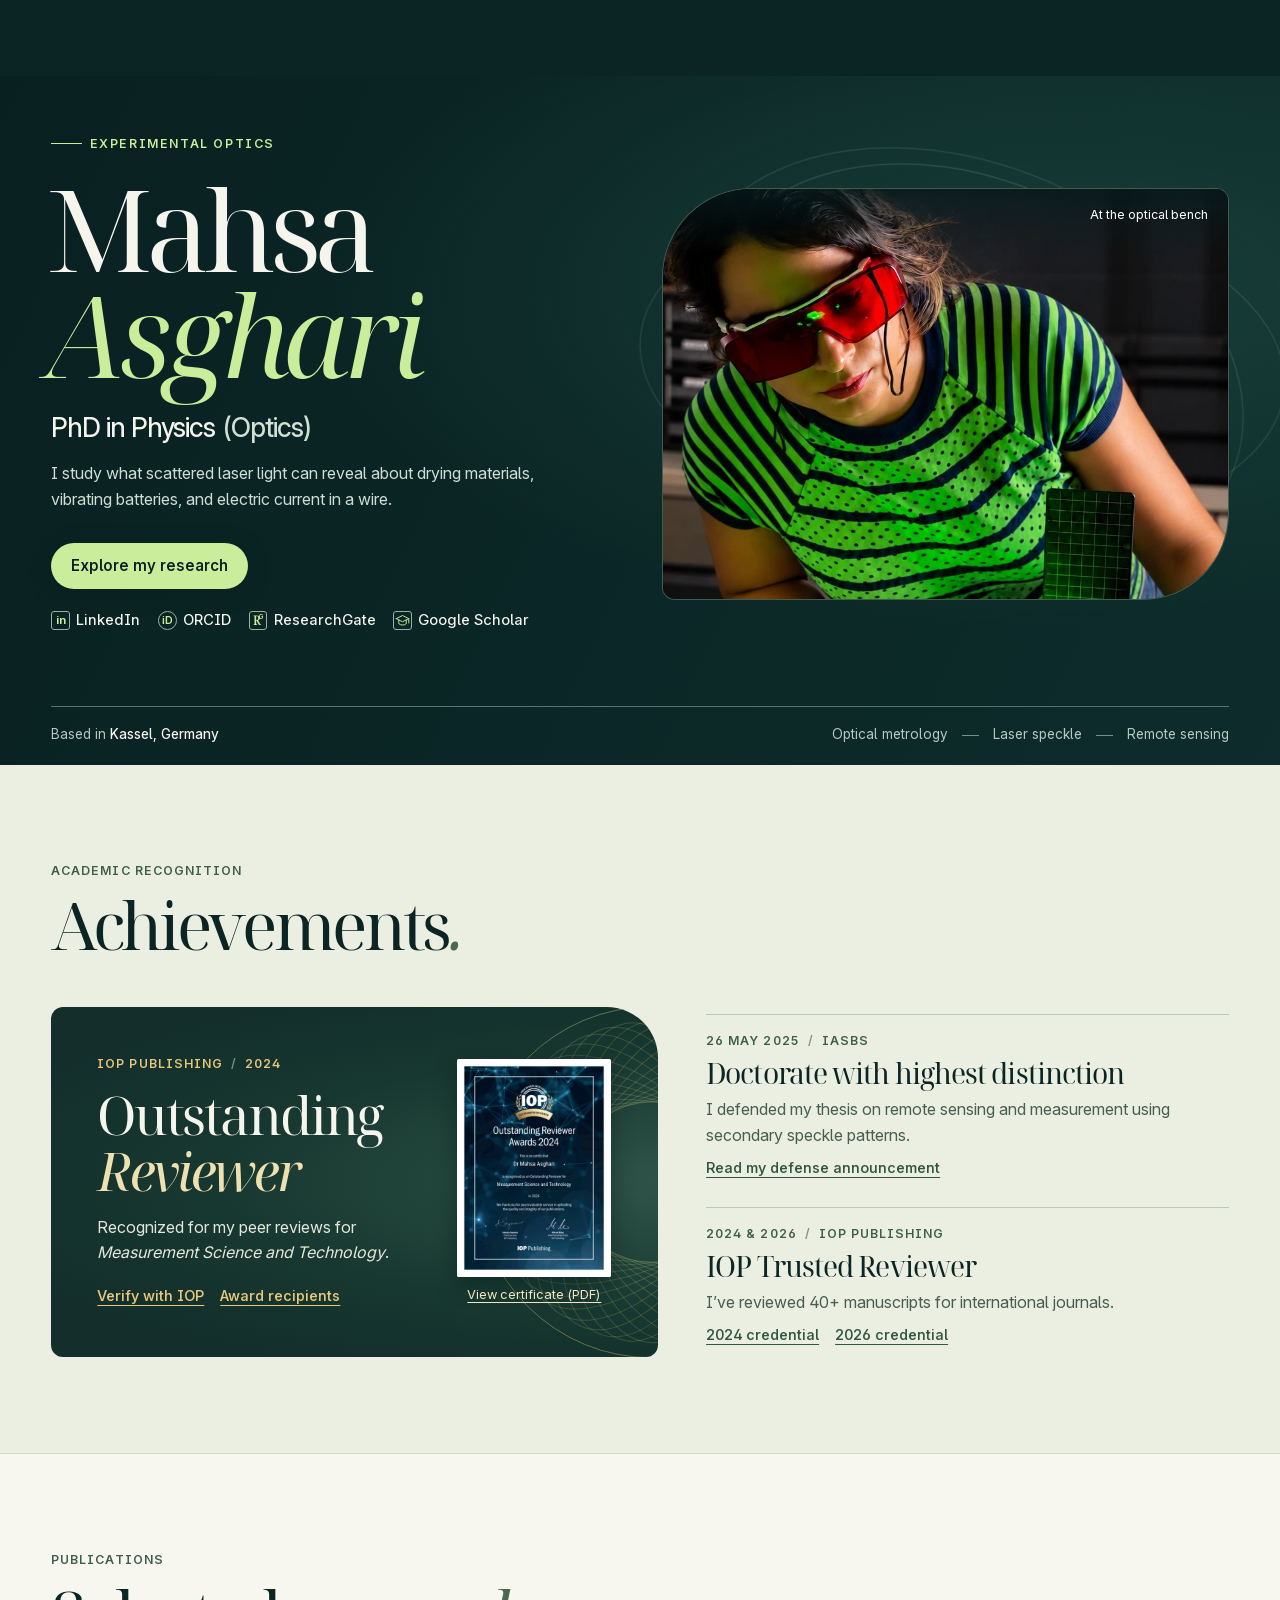
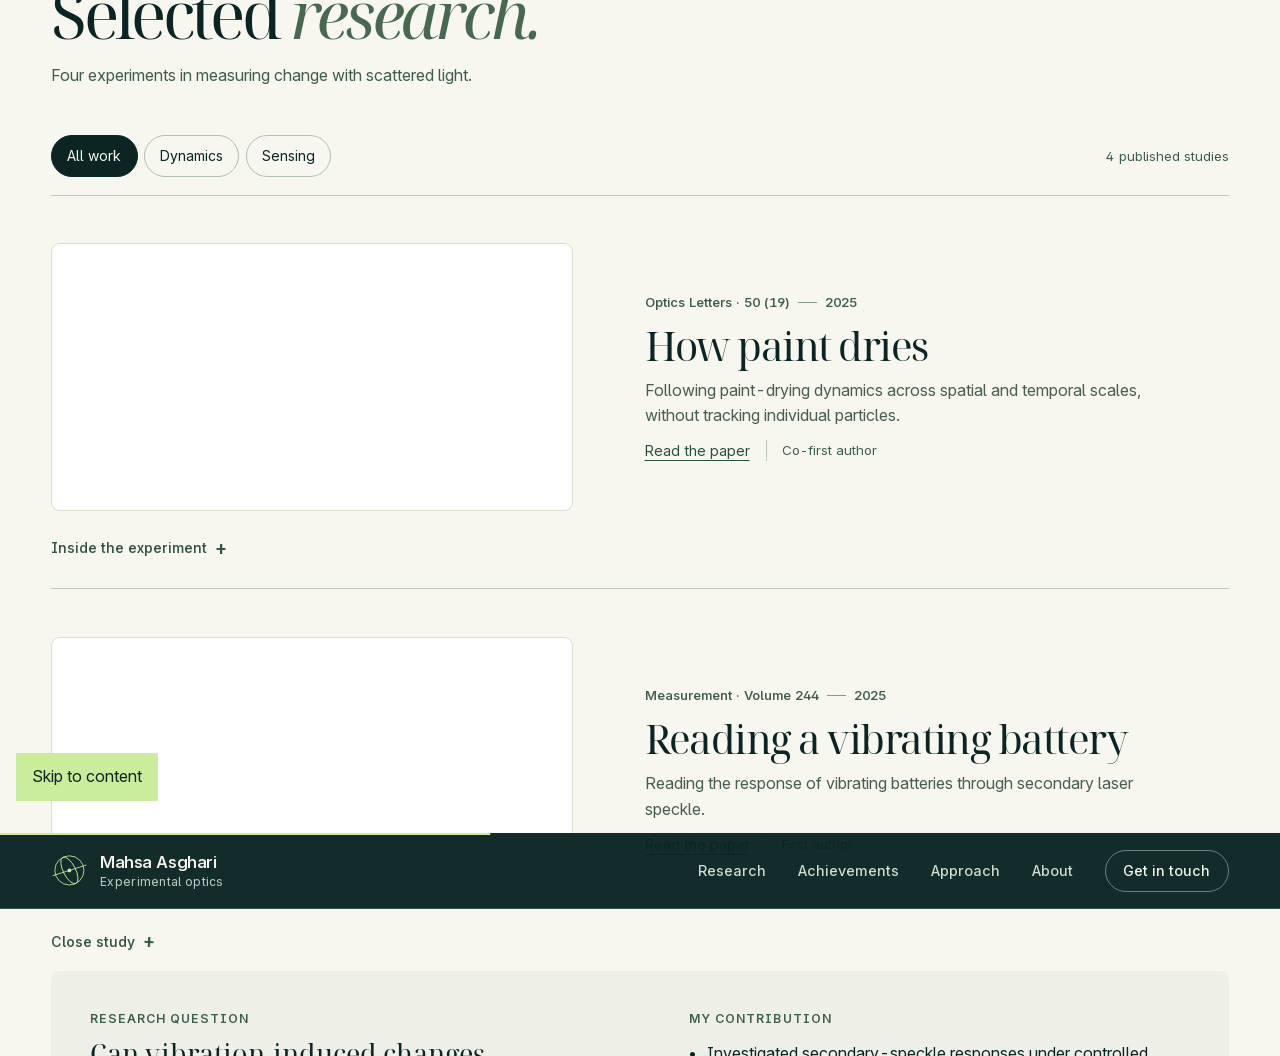
<file: projects/battery-speckle-sensing.html>
<!doctype html><html lang="en"><meta charset="utf-8"><meta name="viewport" content="width=device-width,initial-scale=1"><meta http-equiv="refresh" content="0;url=../index.html#study-battery-speckle-sensing"><link rel="canonical" href="https://mahsaasghari.github.io/#study-battery-speckle-sensing"><title>Remote Battery Evaluation by Secondary Speckle Patterns | Mahsa Asghari</title><a href="../index.html#study-battery-speckle-sensing">Open this published study</a></html>
</file>
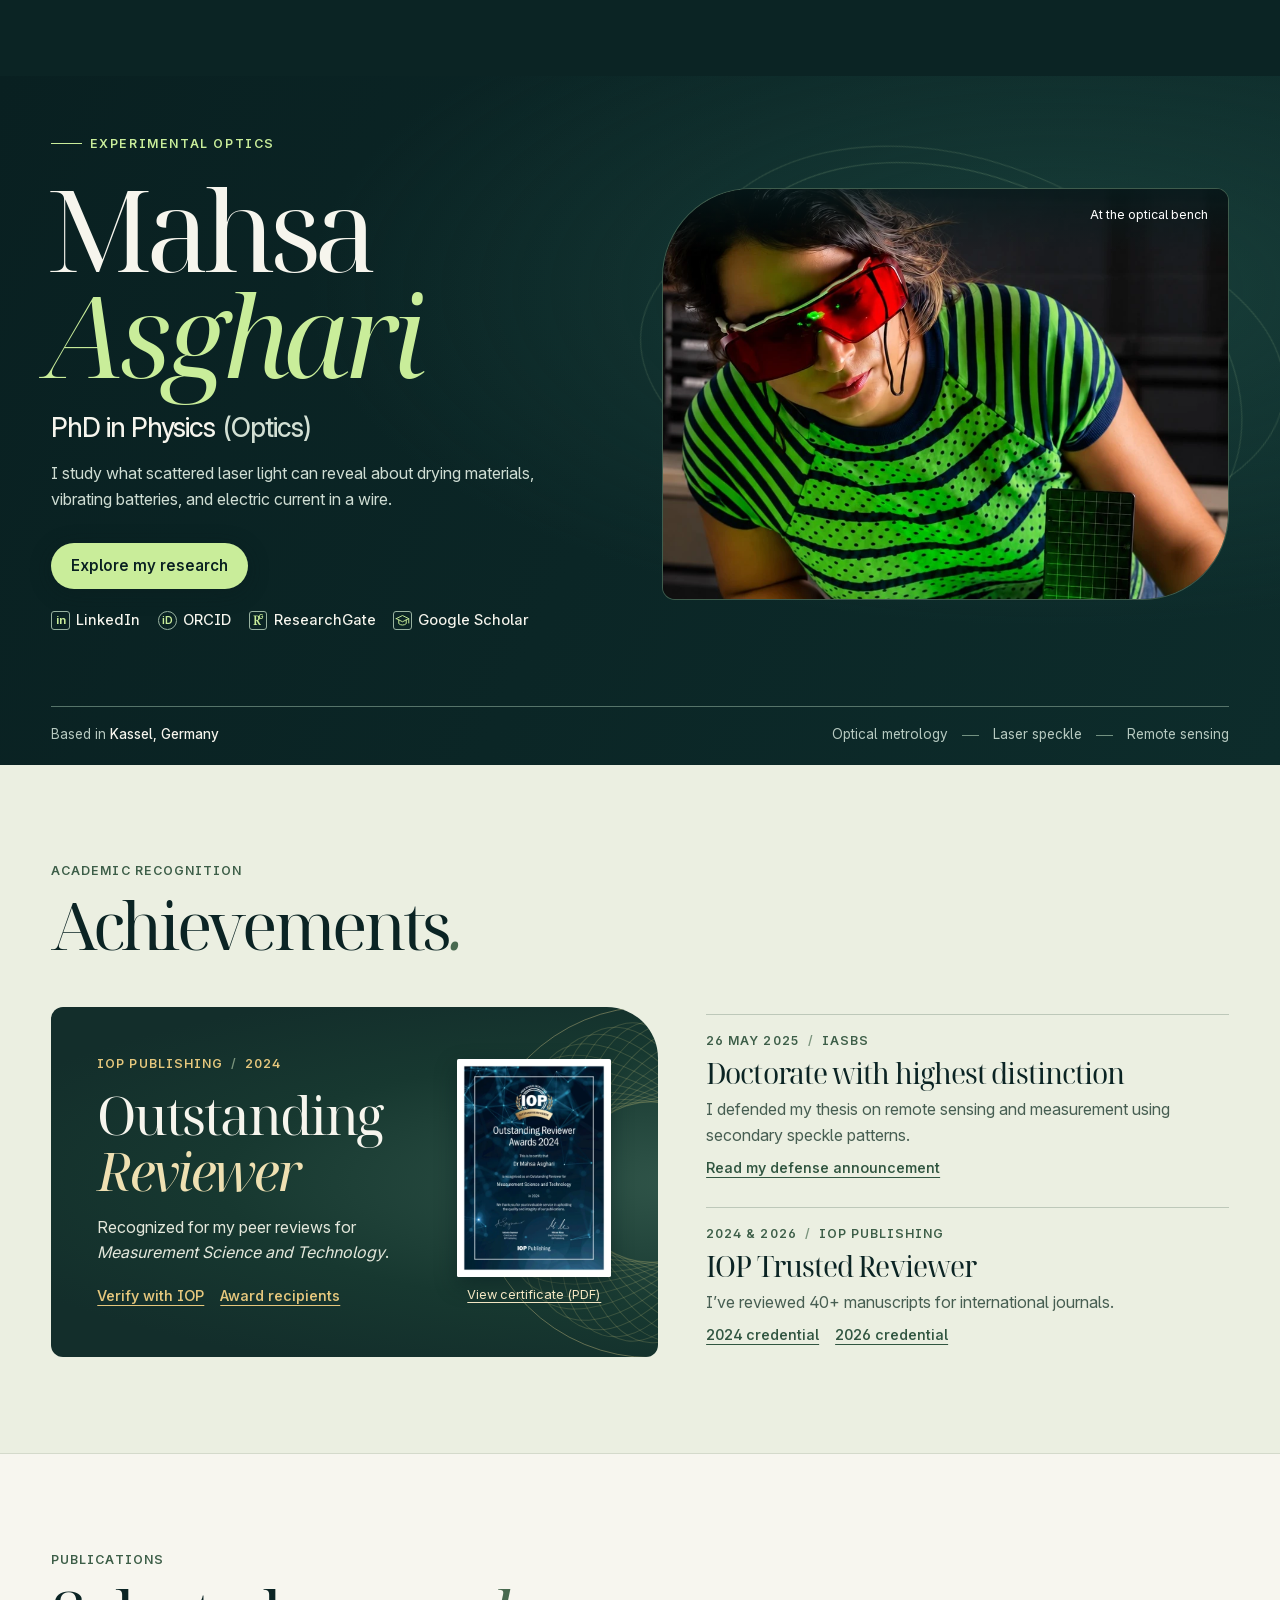
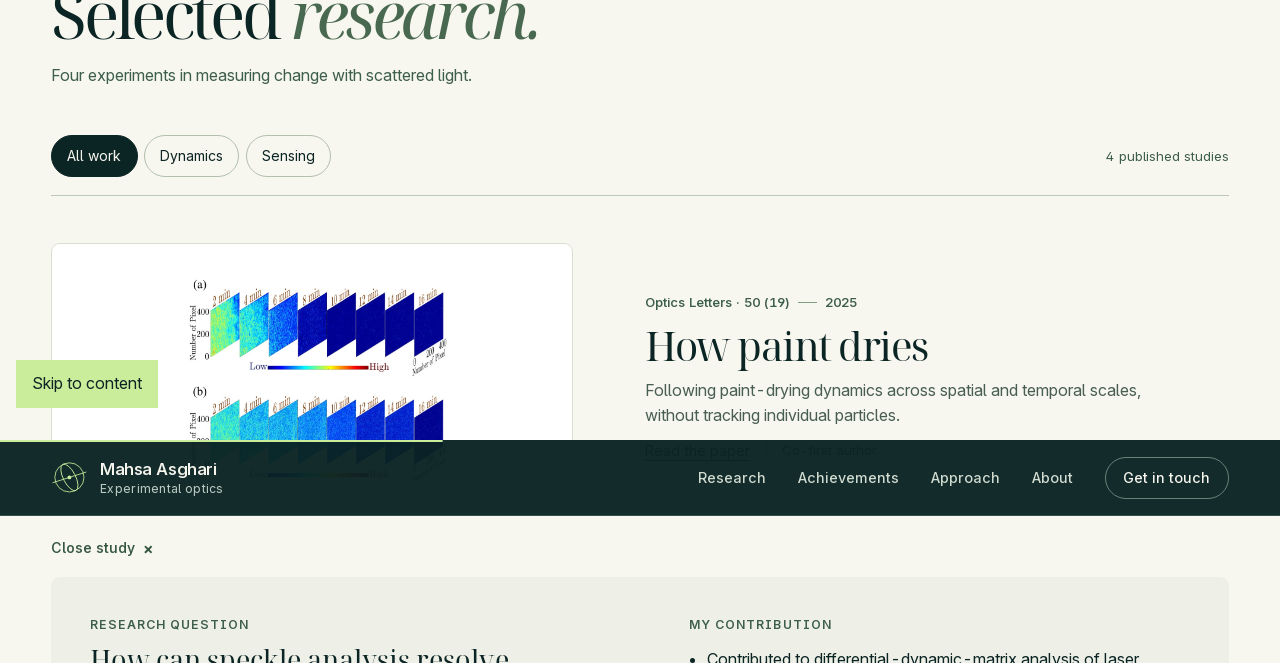
<file: projects/differential-dynamic-matrix.html>
<!doctype html><html lang="en"><meta charset="utf-8"><meta name="viewport" content="width=device-width,initial-scale=1"><meta http-equiv="refresh" content="0;url=../index.html#study-differential-dynamic-matrix"><link rel="canonical" href="https://mahsaasghari.github.io/#study-differential-dynamic-matrix"><title>Speckle Pattern Analysis Using Differential Dynamic Matrix | Mahsa Asghari</title><a href="../index.html#study-differential-dynamic-matrix">Open this published study</a></html>
</file>
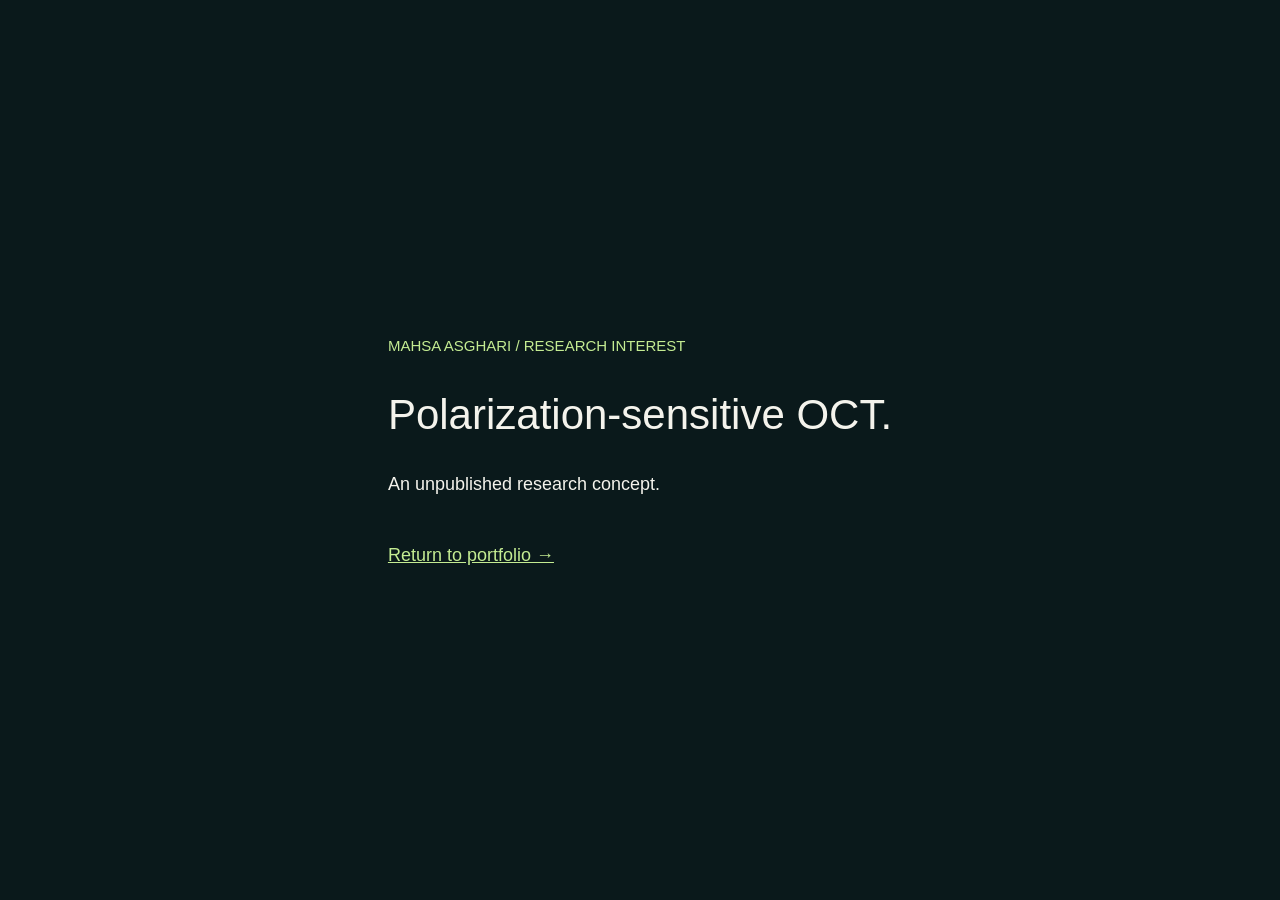
<file: projects/polarization-sensitive-oct.html>
<!doctype html><html lang="en"><meta charset="utf-8"><meta name="viewport" content="width=device-width,initial-scale=1"><meta name="robots" content="noindex"><title>Research interest | Mahsa Asghari</title><style>body{margin:0;background:#0a191b;color:#f4f3ec;font:18px/1.8 Arial,sans-serif;min-height:100vh;display:grid;place-items:center}main{max-width:620px;padding:30px}small,a{color:#c4ec92}h1{font-weight:400;font-size:42px;line-height:1.2}a{display:inline-block;margin-top:20px}</style><main><small>MAHSA ASGHARI / RESEARCH INTEREST</small><h1>Polarization-sensitive OCT.</h1><p>An unpublished research concept.</p><a href="../index.html#about">Return to portfolio →</a></main></html>
</file>
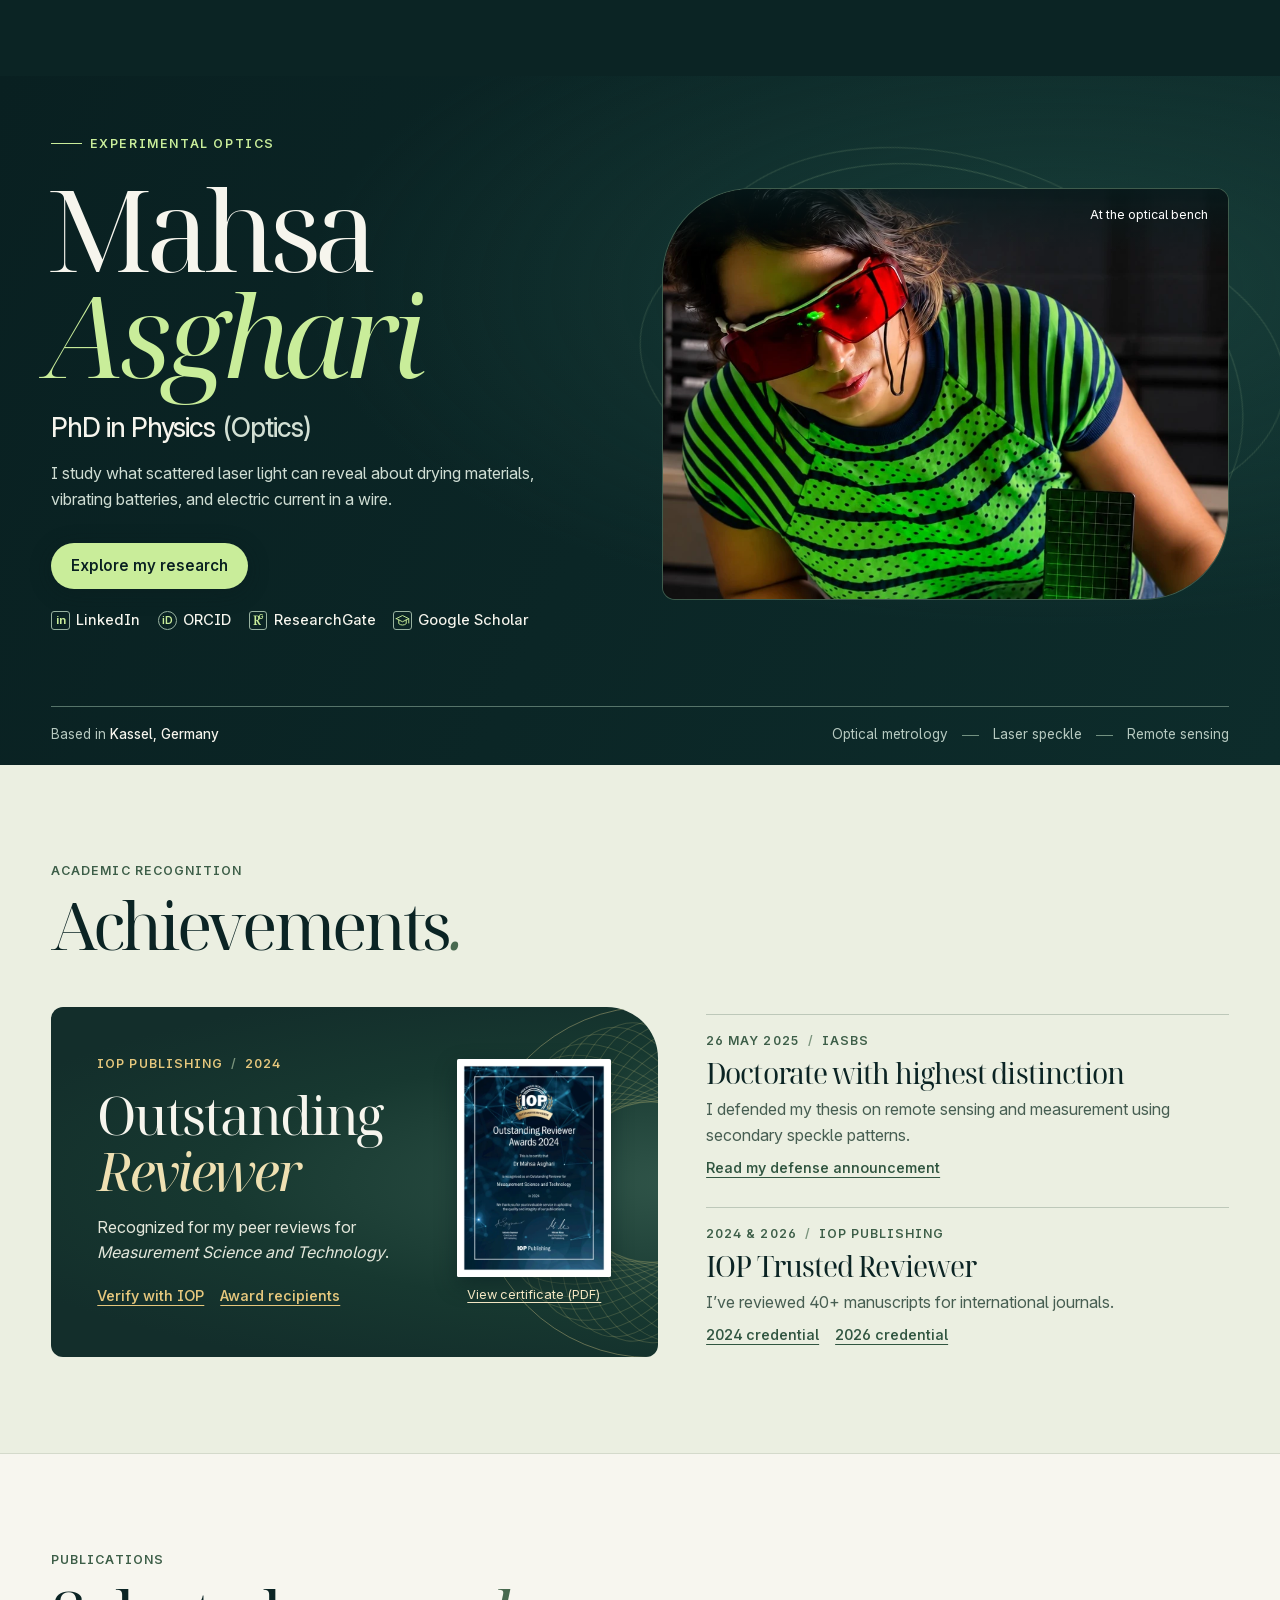
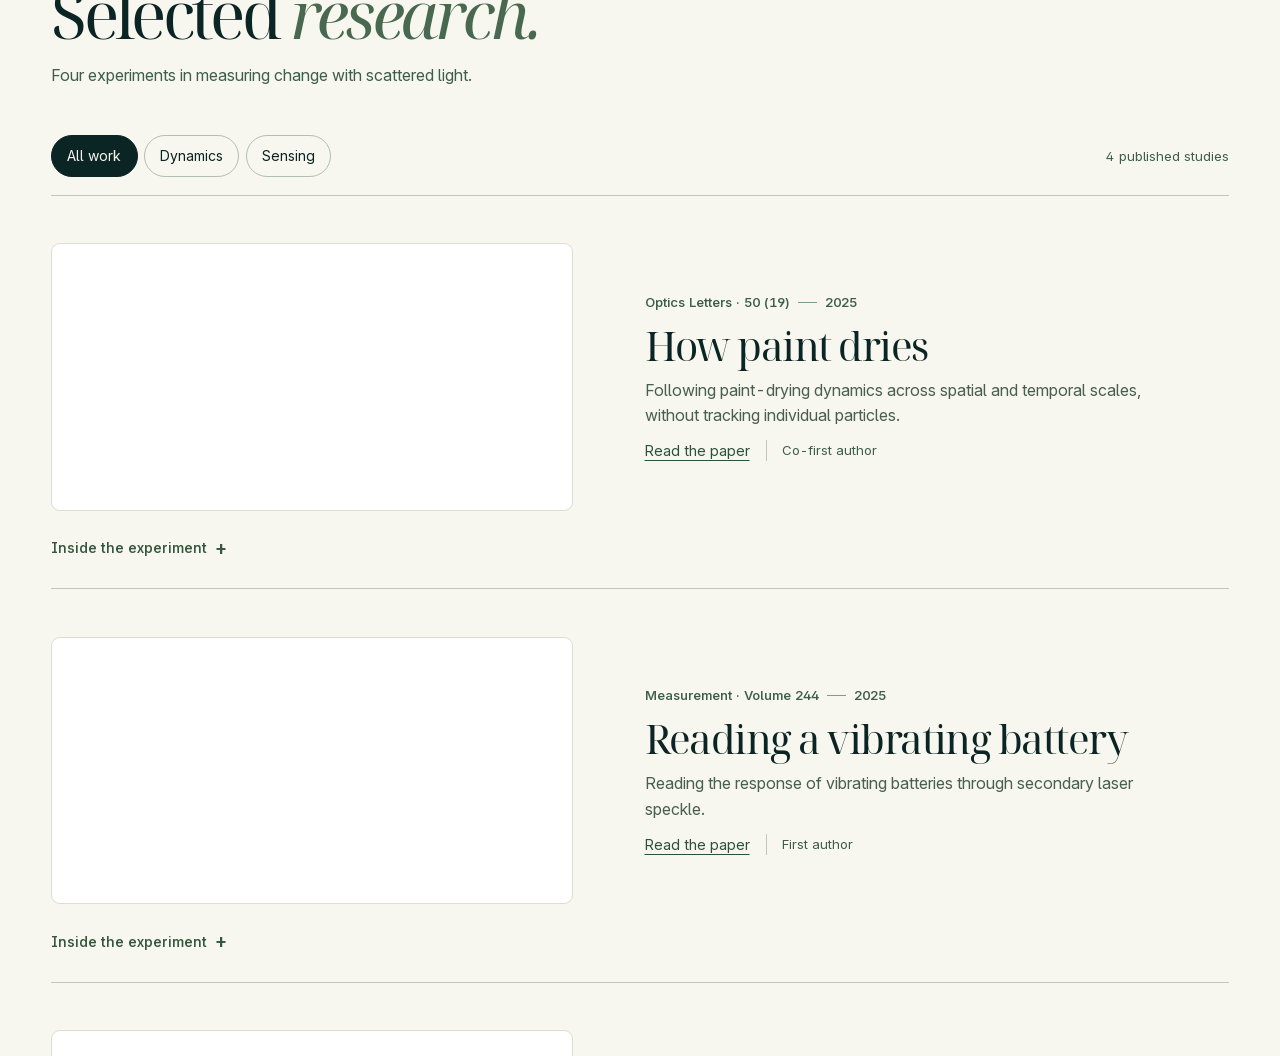
<file: projects/powder-dehumidification.html>
<!doctype html><html lang="en"><meta charset="utf-8"><meta name="viewport" content="width=device-width,initial-scale=1"><meta http-equiv="refresh" content="0;url=../index.html#study-powder-dehumidification"><link rel="canonical" href="https://mahsaasghari.github.io/#study-powder-dehumidification"><title>Remote Monitoring of Powder Dehumidification | Mahsa Asghari</title><a href="../index.html#study-powder-dehumidification">Open this published study</a></html>
</file>
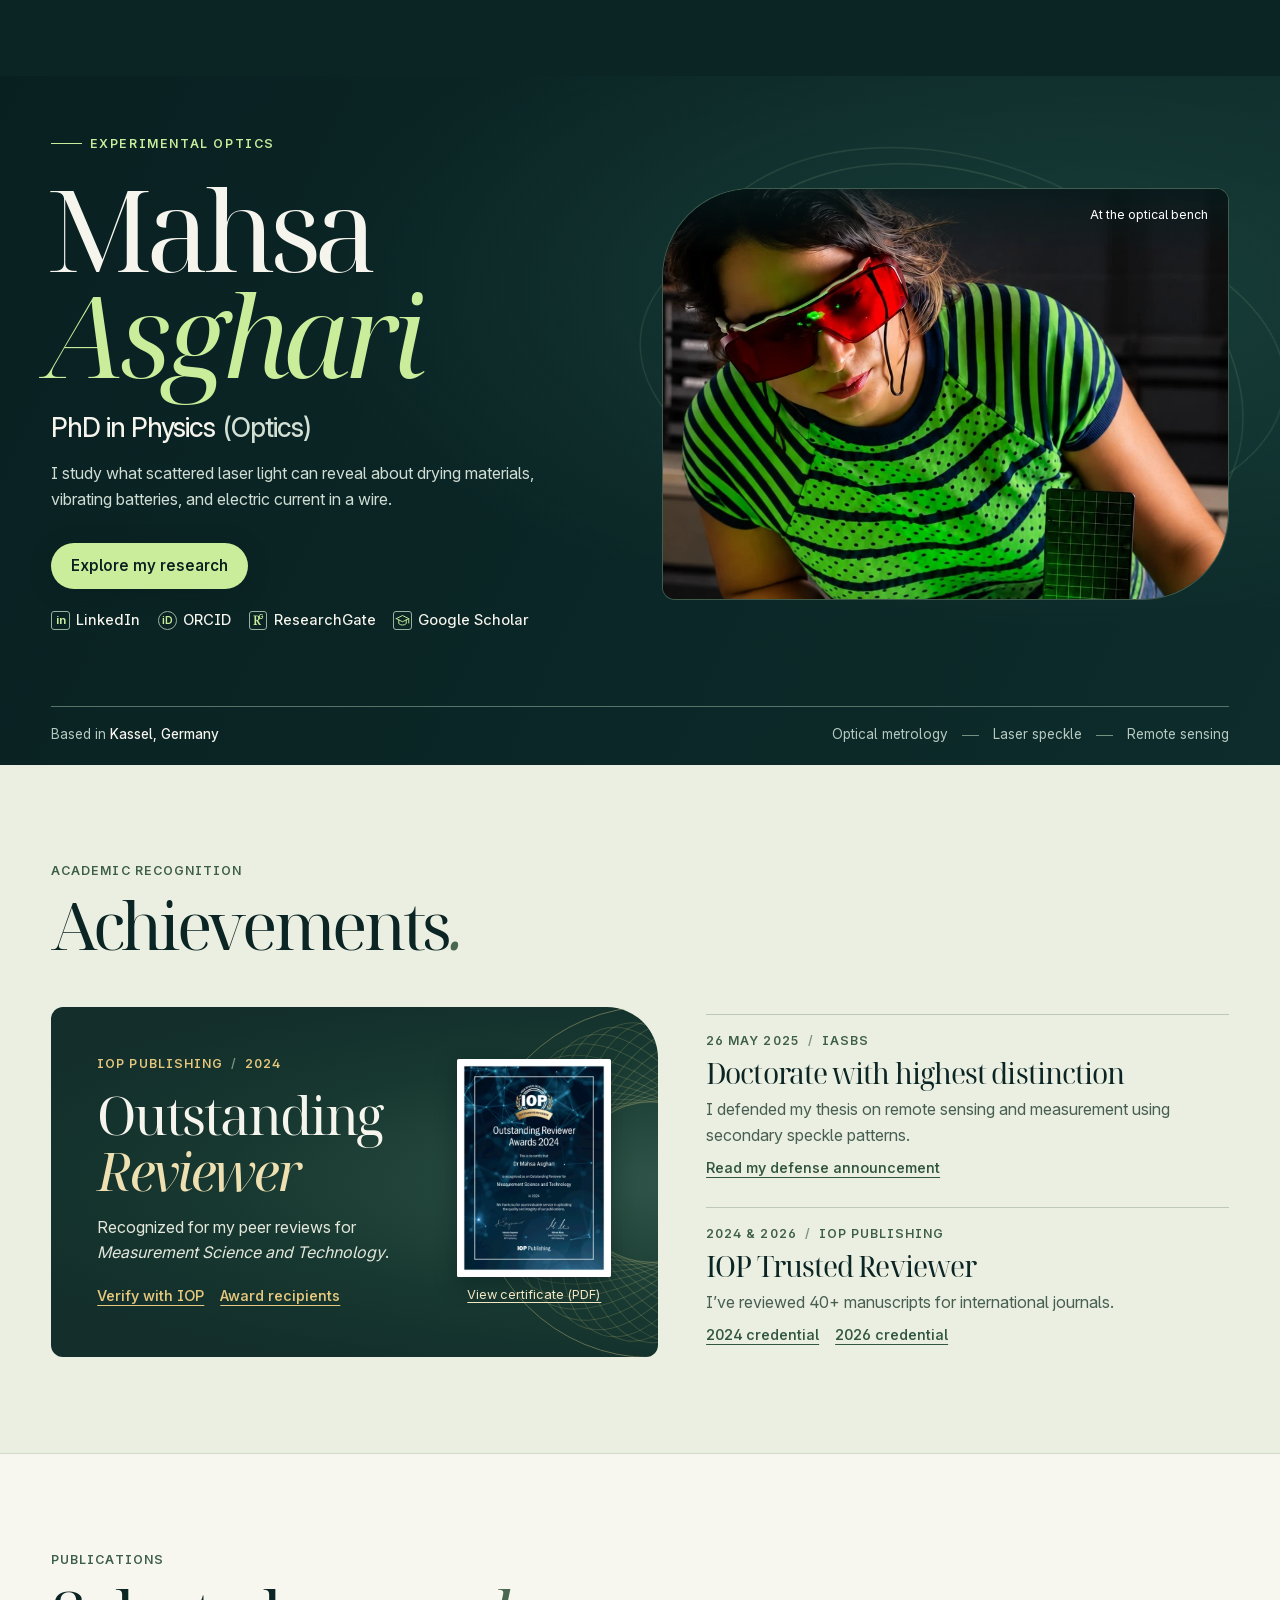
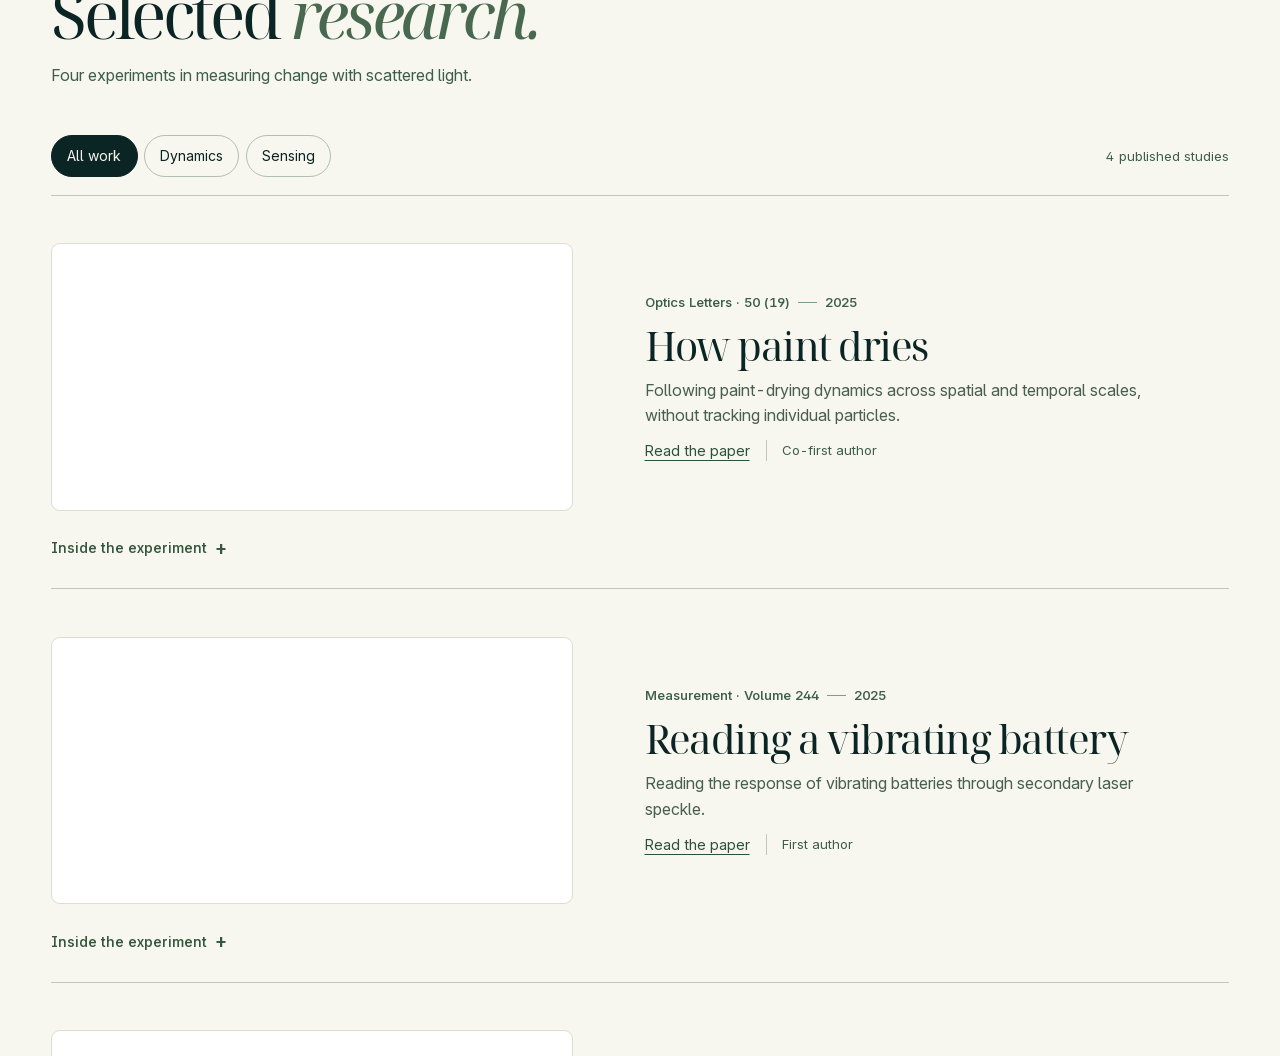
<file: projects/remote-current-sensing.html>
<!doctype html><html lang="en"><meta charset="utf-8"><meta name="viewport" content="width=device-width,initial-scale=1"><meta http-equiv="refresh" content="0;url=../index.html#study-remote-current-sensing"><link rel="canonical" href="https://mahsaasghari.github.io/#study-remote-current-sensing"><title>Laser Speckle Analysis for Remote Current Detection in Wires | Mahsa Asghari</title><a href="../index.html#study-remote-current-sensing">Open this published study</a></html>
</file>
